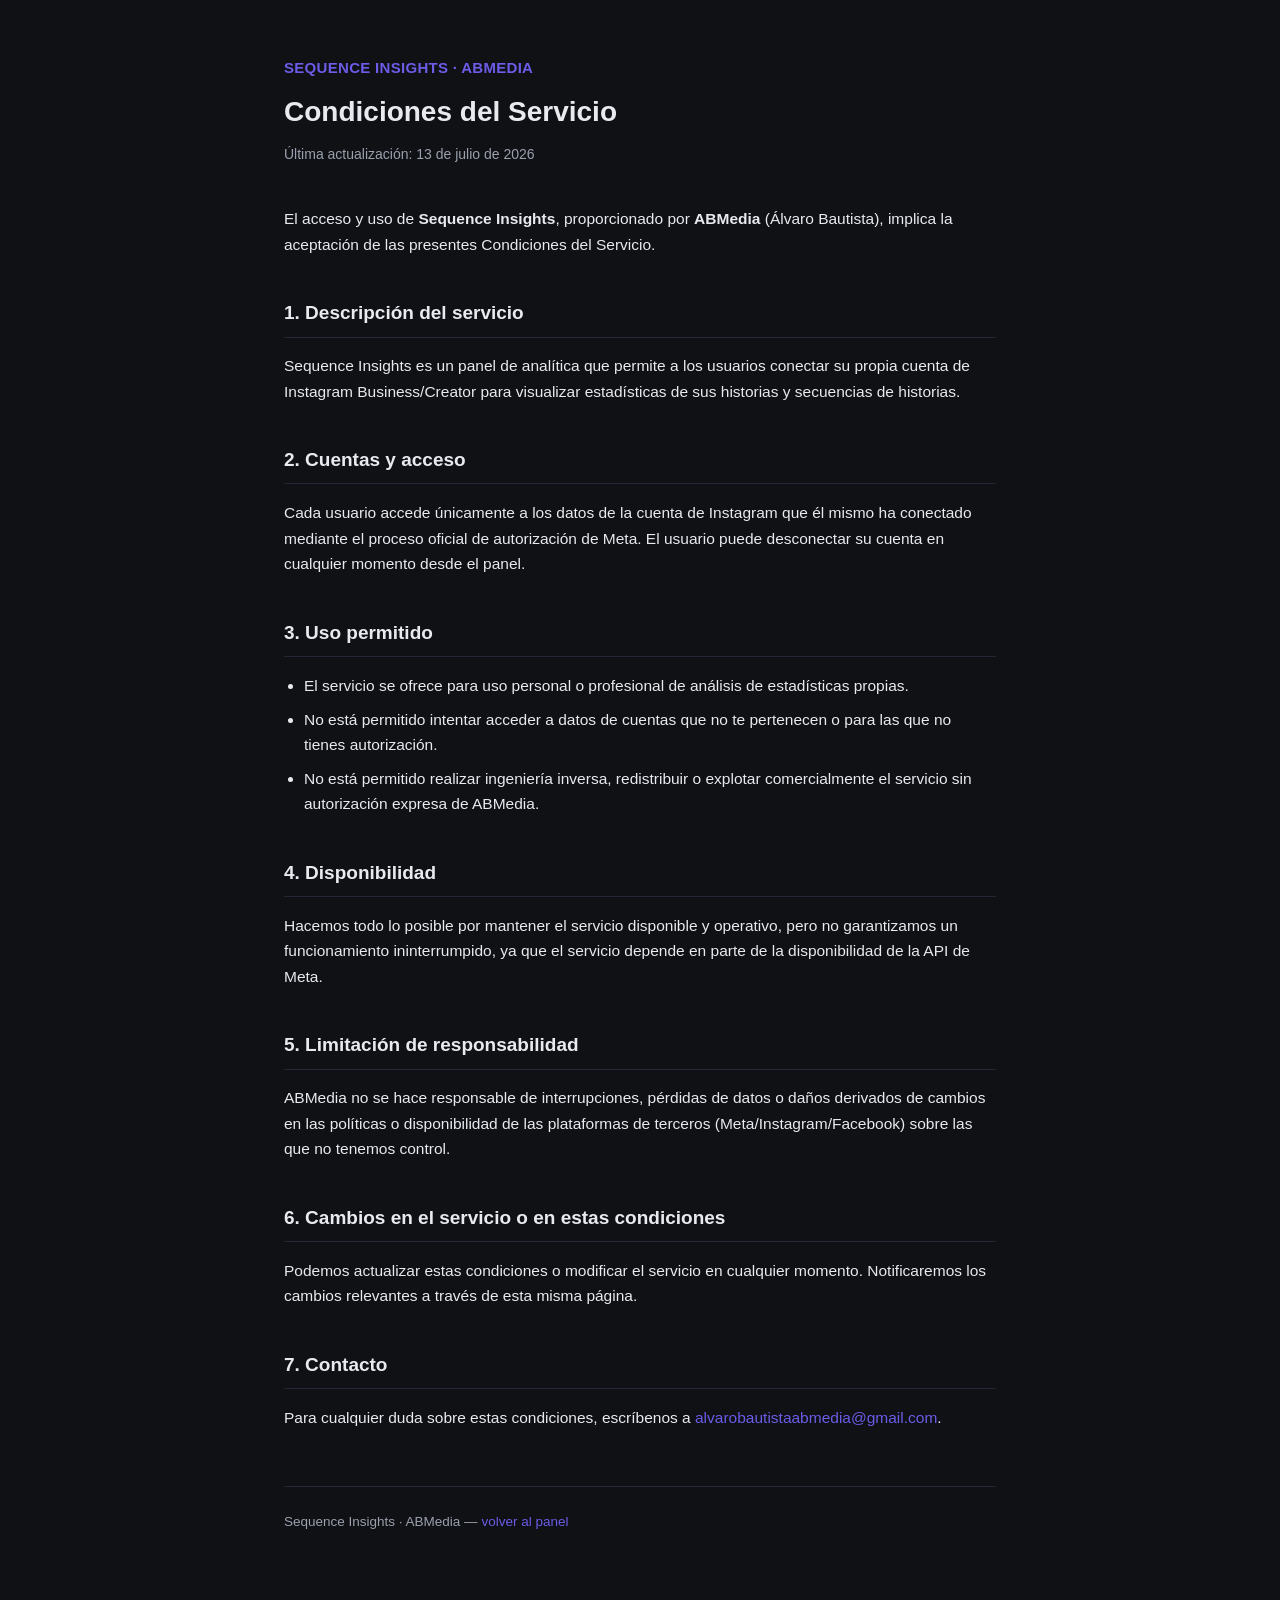
<file: condiciones-servicio.html>
<!DOCTYPE html>
<html lang="es">
<head>
<meta charset="UTF-8">
<meta name="viewport" content="width=device-width, initial-scale=1.0">
<title>Condiciones del Servicio · Sequence Insights by ABMedia</title>
<style>
  :root{
    --bg:#0f1115;--card:#161923;--text:#e8eaf0;--muted:#9aa0ac;--accent:#6c5ce7;--border:#242836;
  }
  *{box-sizing:border-box;}
  body{margin:0;font-family:-apple-system,BlinkMacSystemFont,'Segoe UI',Roboto,Helvetica,Arial,sans-serif;background:var(--bg);color:var(--text);line-height:1.65;}
  .wrap{max-width:760px;margin:0 auto;padding:56px 24px 96px;}
  header{margin-bottom:40px;}
  .brand{font-weight:700;font-size:15px;letter-spacing:.02em;color:var(--accent);text-transform:uppercase;margin-bottom:8px;}
  h1{font-size:28px;margin:0 0 8px;}
  .updated{color:var(--muted);font-size:14px;}
  h2{font-size:19px;margin:40px 0 12px;border-bottom:1px solid var(--border);padding-bottom:8px;}
  p, li{color:var(--text);font-size:15.5px;}
  ul{padding-left:20px;}
  li{margin-bottom:8px;}
  a{color:var(--accent);text-decoration:none;}
  a:hover{text-decoration:underline;}
  footer{margin-top:56px;padding-top:24px;border-top:1px solid var(--border);color:var(--muted);font-size:13.5px;}
</style>
</head>
<body>
<div class="wrap">
  <header>
    <div class="brand">Sequence Insights · ABMedia</div>
    <h1>Condiciones del Servicio</h1>
    <div class="updated">Última actualización: 13 de julio de 2026</div>
  </header>

  <p>El acceso y uso de <strong>Sequence Insights</strong>, proporcionado por <strong>ABMedia</strong> (Álvaro Bautista), implica la aceptación de las presentes Condiciones del Servicio.</p>

  <h2>1. Descripción del servicio</h2>
  <p>Sequence Insights es un panel de analítica que permite a los usuarios conectar su propia cuenta de Instagram Business/Creator para visualizar estadísticas de sus historias y secuencias de historias.</p>

  <h2>2. Cuentas y acceso</h2>
  <p>Cada usuario accede únicamente a los datos de la cuenta de Instagram que él mismo ha conectado mediante el proceso oficial de autorización de Meta. El usuario puede desconectar su cuenta en cualquier momento desde el panel.</p>

  <h2>3. Uso permitido</h2>
  <ul>
    <li>El servicio se ofrece para uso personal o profesional de análisis de estadísticas propias.</li>
    <li>No está permitido intentar acceder a datos de cuentas que no te pertenecen o para las que no tienes autorización.</li>
    <li>No está permitido realizar ingeniería inversa, redistribuir o explotar comercialmente el servicio sin autorización expresa de ABMedia.</li>
  </ul>

  <h2>4. Disponibilidad</h2>
  <p>Hacemos todo lo posible por mantener el servicio disponible y operativo, pero no garantizamos un funcionamiento ininterrumpido, ya que el servicio depende en parte de la disponibilidad de la API de Meta.</p>

  <h2>5. Limitación de responsabilidad</h2>
  <p>ABMedia no se hace responsable de interrupciones, pérdidas de datos o daños derivados de cambios en las políticas o disponibilidad de las plataformas de terceros (Meta/Instagram/Facebook) sobre las que no tenemos control.</p>

  <h2>6. Cambios en el servicio o en estas condiciones</h2>
  <p>Podemos actualizar estas condiciones o modificar el servicio en cualquier momento. Notificaremos los cambios relevantes a través de esta misma página.</p>

  <h2>7. Contacto</h2>
  <p>Para cualquier duda sobre estas condiciones, escríbenos a <a href="mailto:alvarobautistaabmedia@gmail.com">alvarobautistaabmedia@gmail.com</a>.</p>

  <footer>
    Sequence Insights · ABMedia — <a href="https://sequenceinsights.abmedia.es">volver al panel</a>
  </footer>
</div>
</body>
</html>
</file>
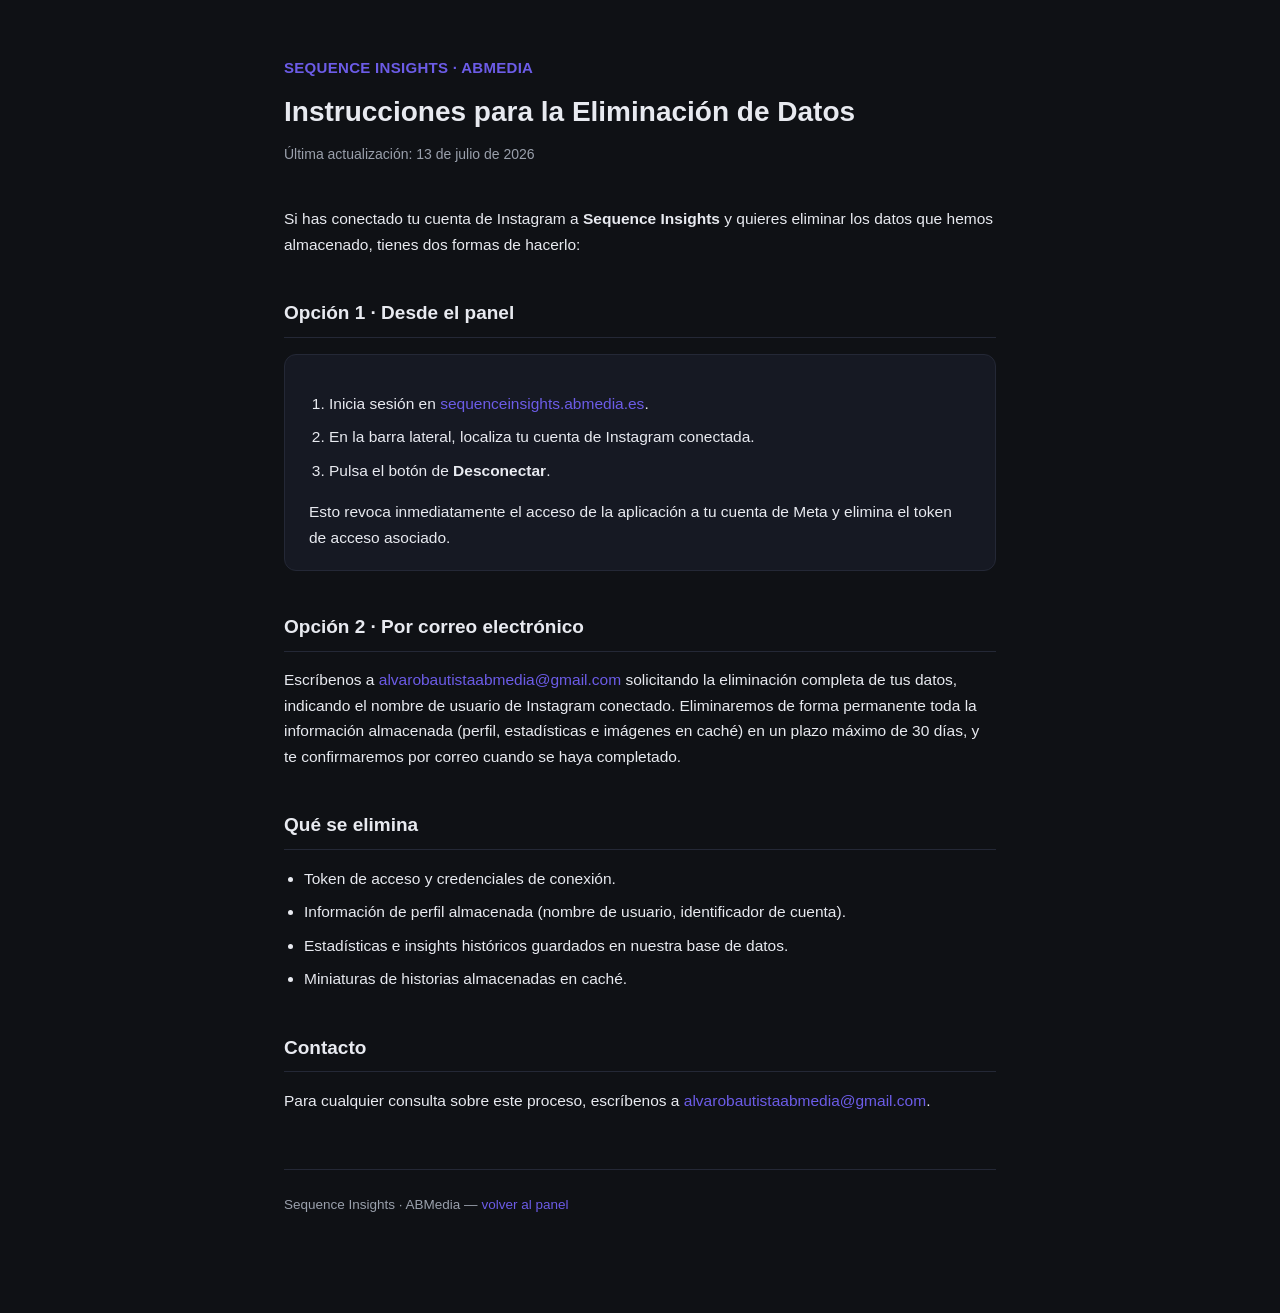
<file: eliminacion-datos.html>
<!DOCTYPE html>
<html lang="es">
<head>
<meta charset="UTF-8">
<meta name="viewport" content="width=device-width, initial-scale=1.0">
<title>Eliminación de Datos · Sequence Insights by ABMedia</title>
<style>
  :root{
    --bg:#0f1115;--card:#161923;--text:#e8eaf0;--muted:#9aa0ac;--accent:#6c5ce7;--border:#242836;
  }
  *{box-sizing:border-box;}
  body{margin:0;font-family:-apple-system,BlinkMacSystemFont,'Segoe UI',Roboto,Helvetica,Arial,sans-serif;background:var(--bg);color:var(--text);line-height:1.65;}
  .wrap{max-width:760px;margin:0 auto;padding:56px 24px 96px;}
  header{margin-bottom:40px;}
  .brand{font-weight:700;font-size:15px;letter-spacing:.02em;color:var(--accent);text-transform:uppercase;margin-bottom:8px;}
  h1{font-size:28px;margin:0 0 8px;}
  .updated{color:var(--muted);font-size:14px;}
  h2{font-size:19px;margin:40px 0 12px;border-bottom:1px solid var(--border);padding-bottom:8px;}
  p, li{color:var(--text);font-size:15.5px;}
  ol,ul{padding-left:20px;}
  li{margin-bottom:8px;}
  a{color:var(--accent);text-decoration:none;}
  a:hover{text-decoration:underline;}
  .card{background:var(--card);border:1px solid var(--border);border-radius:12px;padding:20px 24px;margin:16px 0;}
  footer{margin-top:56px;padding-top:24px;border-top:1px solid var(--border);color:var(--muted);font-size:13.5px;}
</style>
</head>
<body>
<div class="wrap">
  <header>
    <div class="brand">Sequence Insights · ABMedia</div>
    <h1>Instrucciones para la Eliminación de Datos</h1>
    <div class="updated">Última actualización: 13 de julio de 2026</div>
  </header>

  <p>Si has conectado tu cuenta de Instagram a <strong>Sequence Insights</strong> y quieres eliminar los datos que hemos almacenado, tienes dos formas de hacerlo:</p>

  <h2>Opción 1 · Desde el panel</h2>
  <div class="card">
    <ol>
      <li>Inicia sesión en <a href="https://sequenceinsights.abmedia.es">sequenceinsights.abmedia.es</a>.</li>
      <li>En la barra lateral, localiza tu cuenta de Instagram conectada.</li>
      <li>Pulsa el botón de <strong>Desconectar</strong>.</li>
    </ol>
    <p style="margin-bottom:0">Esto revoca inmediatamente el acceso de la aplicación a tu cuenta de Meta y elimina el token de acceso asociado.</p>
  </div>

  <h2>Opción 2 · Por correo electrónico</h2>
  <p>Escríbenos a <a href="mailto:alvarobautistaabmedia@gmail.com">alvarobautistaabmedia@gmail.com</a> solicitando la eliminación completa de tus datos, indicando el nombre de usuario de Instagram conectado. Eliminaremos de forma permanente toda la información almacenada (perfil, estadísticas e imágenes en caché) en un plazo máximo de 30 días, y te confirmaremos por correo cuando se haya completado.</p>

  <h2>Qué se elimina</h2>
  <ul>
    <li>Token de acceso y credenciales de conexión.</li>
    <li>Información de perfil almacenada (nombre de usuario, identificador de cuenta).</li>
    <li>Estadísticas e insights históricos guardados en nuestra base de datos.</li>
    <li>Miniaturas de historias almacenadas en caché.</li>
  </ul>

  <h2>Contacto</h2>
  <p>Para cualquier consulta sobre este proceso, escríbenos a <a href="mailto:alvarobautistaabmedia@gmail.com">alvarobautistaabmedia@gmail.com</a>.</p>

  <footer>
    Sequence Insights · ABMedia — <a href="https://sequenceinsights.abmedia.es">volver al panel</a>
  </footer>
</div>
</body>
</html>
</file>
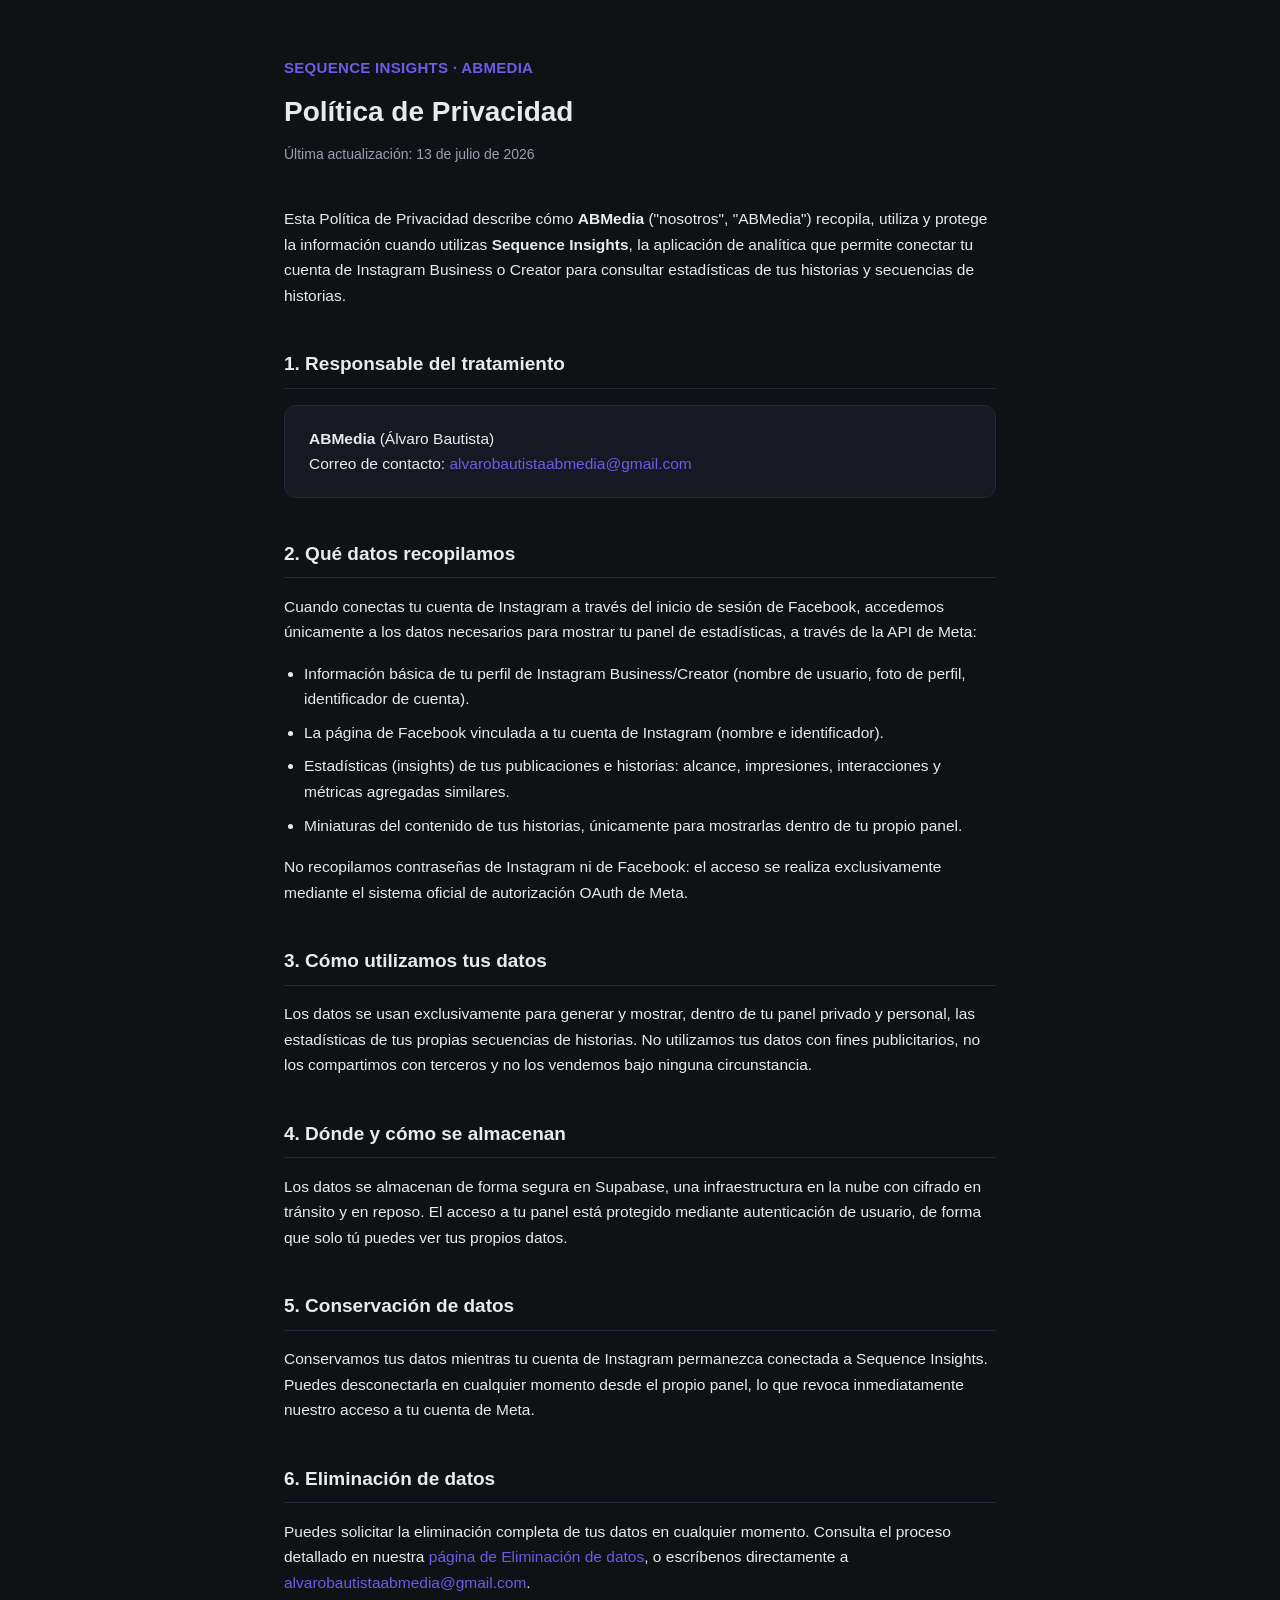
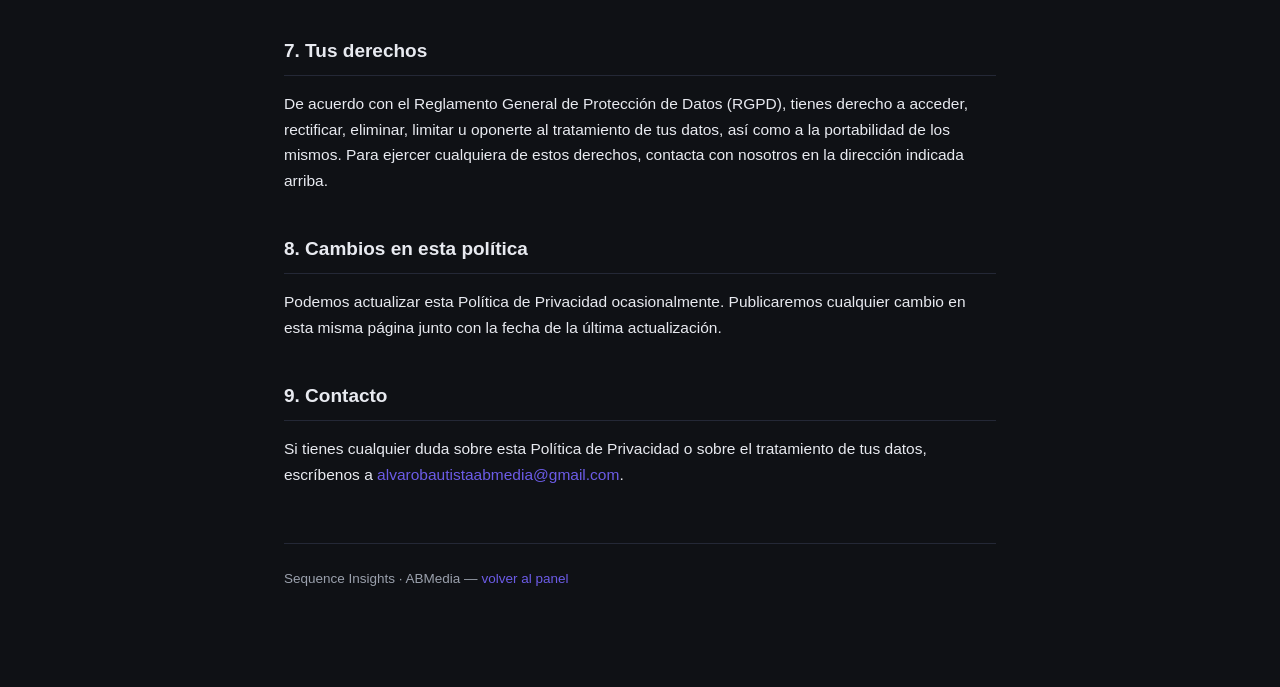
<file: privacy-policy.html>
<!DOCTYPE html>
<html lang="es">
<head>
<meta charset="UTF-8">
<meta name="viewport" content="width=device-width, initial-scale=1.0">
<title>Política de Privacidad · Sequence Insights by ABMedia</title>
<style>
  :root{
    --bg:#0f1115;
    --card:#161923;
    --text:#e8eaf0;
    --muted:#9aa0ac;
    --accent:#6c5ce7;
    --border:#242836;
  }
  *{box-sizing:border-box;}
  body{
    margin:0;
    font-family:-apple-system,BlinkMacSystemFont,'Segoe UI',Roboto,Helvetica,Arial,sans-serif;
    background:var(--bg);
    color:var(--text);
    line-height:1.65;
  }
  .wrap{max-width:760px;margin:0 auto;padding:56px 24px 96px;}
  header{margin-bottom:40px;}
  .brand{font-weight:700;font-size:15px;letter-spacing:.02em;color:var(--accent);text-transform:uppercase;margin-bottom:8px;}
  h1{font-size:28px;margin:0 0 8px;}
  .updated{color:var(--muted);font-size:14px;}
  h2{font-size:19px;margin:40px 0 12px;border-bottom:1px solid var(--border);padding-bottom:8px;}
  p, li{color:var(--text);font-size:15.5px;}
  ul{padding-left:20px;}
  li{margin-bottom:8px;}
  a{color:var(--accent);text-decoration:none;}
  a:hover{text-decoration:underline;}
  .card{background:var(--card);border:1px solid var(--border);border-radius:12px;padding:20px 24px;margin:16px 0;}
  .muted{color:var(--muted);}
  footer{margin-top:56px;padding-top:24px;border-top:1px solid var(--border);color:var(--muted);font-size:13.5px;}
</style>
</head>
<body>
<div class="wrap">
  <header>
    <div class="brand">Sequence Insights · ABMedia</div>
    <h1>Política de Privacidad</h1>
    <div class="updated">Última actualización: 13 de julio de 2026</div>
  </header>

  <p>Esta Política de Privacidad describe cómo <strong>ABMedia</strong> ("nosotros", "ABMedia") recopila, utiliza y protege la información cuando utilizas <strong>Sequence Insights</strong>, la aplicación de analítica que permite conectar tu cuenta de Instagram Business o Creator para consultar estadísticas de tus historias y secuencias de historias.</p>

  <h2>1. Responsable del tratamiento</h2>
  <div class="card">
    <p style="margin:0"><strong>ABMedia</strong> (Álvaro Bautista)<br>
    Correo de contacto: <a href="mailto:alvarobautistaabmedia@gmail.com">alvarobautistaabmedia@gmail.com</a></p>
  </div>

  <h2>2. Qué datos recopilamos</h2>
  <p>Cuando conectas tu cuenta de Instagram a través del inicio de sesión de Facebook, accedemos únicamente a los datos necesarios para mostrar tu panel de estadísticas, a través de la API de Meta:</p>
  <ul>
    <li>Información básica de tu perfil de Instagram Business/Creator (nombre de usuario, foto de perfil, identificador de cuenta).</li>
    <li>La página de Facebook vinculada a tu cuenta de Instagram (nombre e identificador).</li>
    <li>Estadísticas (insights) de tus publicaciones e historias: alcance, impresiones, interacciones y métricas agregadas similares.</li>
    <li>Miniaturas del contenido de tus historias, únicamente para mostrarlas dentro de tu propio panel.</li>
  </ul>
  <p>No recopilamos contraseñas de Instagram ni de Facebook: el acceso se realiza exclusivamente mediante el sistema oficial de autorización OAuth de Meta.</p>

  <h2>3. Cómo utilizamos tus datos</h2>
  <p>Los datos se usan exclusivamente para generar y mostrar, dentro de tu panel privado y personal, las estadísticas de tus propias secuencias de historias. No utilizamos tus datos con fines publicitarios, no los compartimos con terceros y no los vendemos bajo ninguna circunstancia.</p>

  <h2>4. Dónde y cómo se almacenan</h2>
  <p>Los datos se almacenan de forma segura en Supabase, una infraestructura en la nube con cifrado en tránsito y en reposo. El acceso a tu panel está protegido mediante autenticación de usuario, de forma que solo tú puedes ver tus propios datos.</p>

  <h2>5. Conservación de datos</h2>
  <p>Conservamos tus datos mientras tu cuenta de Instagram permanezca conectada a Sequence Insights. Puedes desconectarla en cualquier momento desde el propio panel, lo que revoca inmediatamente nuestro acceso a tu cuenta de Meta.</p>

  <h2>6. Eliminación de datos</h2>
  <p>Puedes solicitar la eliminación completa de tus datos en cualquier momento. Consulta el proceso detallado en nuestra <a href="./eliminacion-datos.html">página de Eliminación de datos</a>, o escríbenos directamente a <a href="mailto:alvarobautistaabmedia@gmail.com">alvarobautistaabmedia@gmail.com</a>.</p>

  <h2>7. Tus derechos</h2>
  <p>De acuerdo con el Reglamento General de Protección de Datos (RGPD), tienes derecho a acceder, rectificar, eliminar, limitar u oponerte al tratamiento de tus datos, así como a la portabilidad de los mismos. Para ejercer cualquiera de estos derechos, contacta con nosotros en la dirección indicada arriba.</p>

  <h2>8. Cambios en esta política</h2>
  <p>Podemos actualizar esta Política de Privacidad ocasionalmente. Publicaremos cualquier cambio en esta misma página junto con la fecha de la última actualización.</p>

  <h2>9. Contacto</h2>
  <p>Si tienes cualquier duda sobre esta Política de Privacidad o sobre el tratamiento de tus datos, escríbenos a <a href="mailto:alvarobautistaabmedia@gmail.com">alvarobautistaabmedia@gmail.com</a>.</p>

  <footer>
    Sequence Insights · ABMedia — <a href="https://sequenceinsights.abmedia.es">volver al panel</a>
  </footer>
</div>
</body>
</html>
</file>
